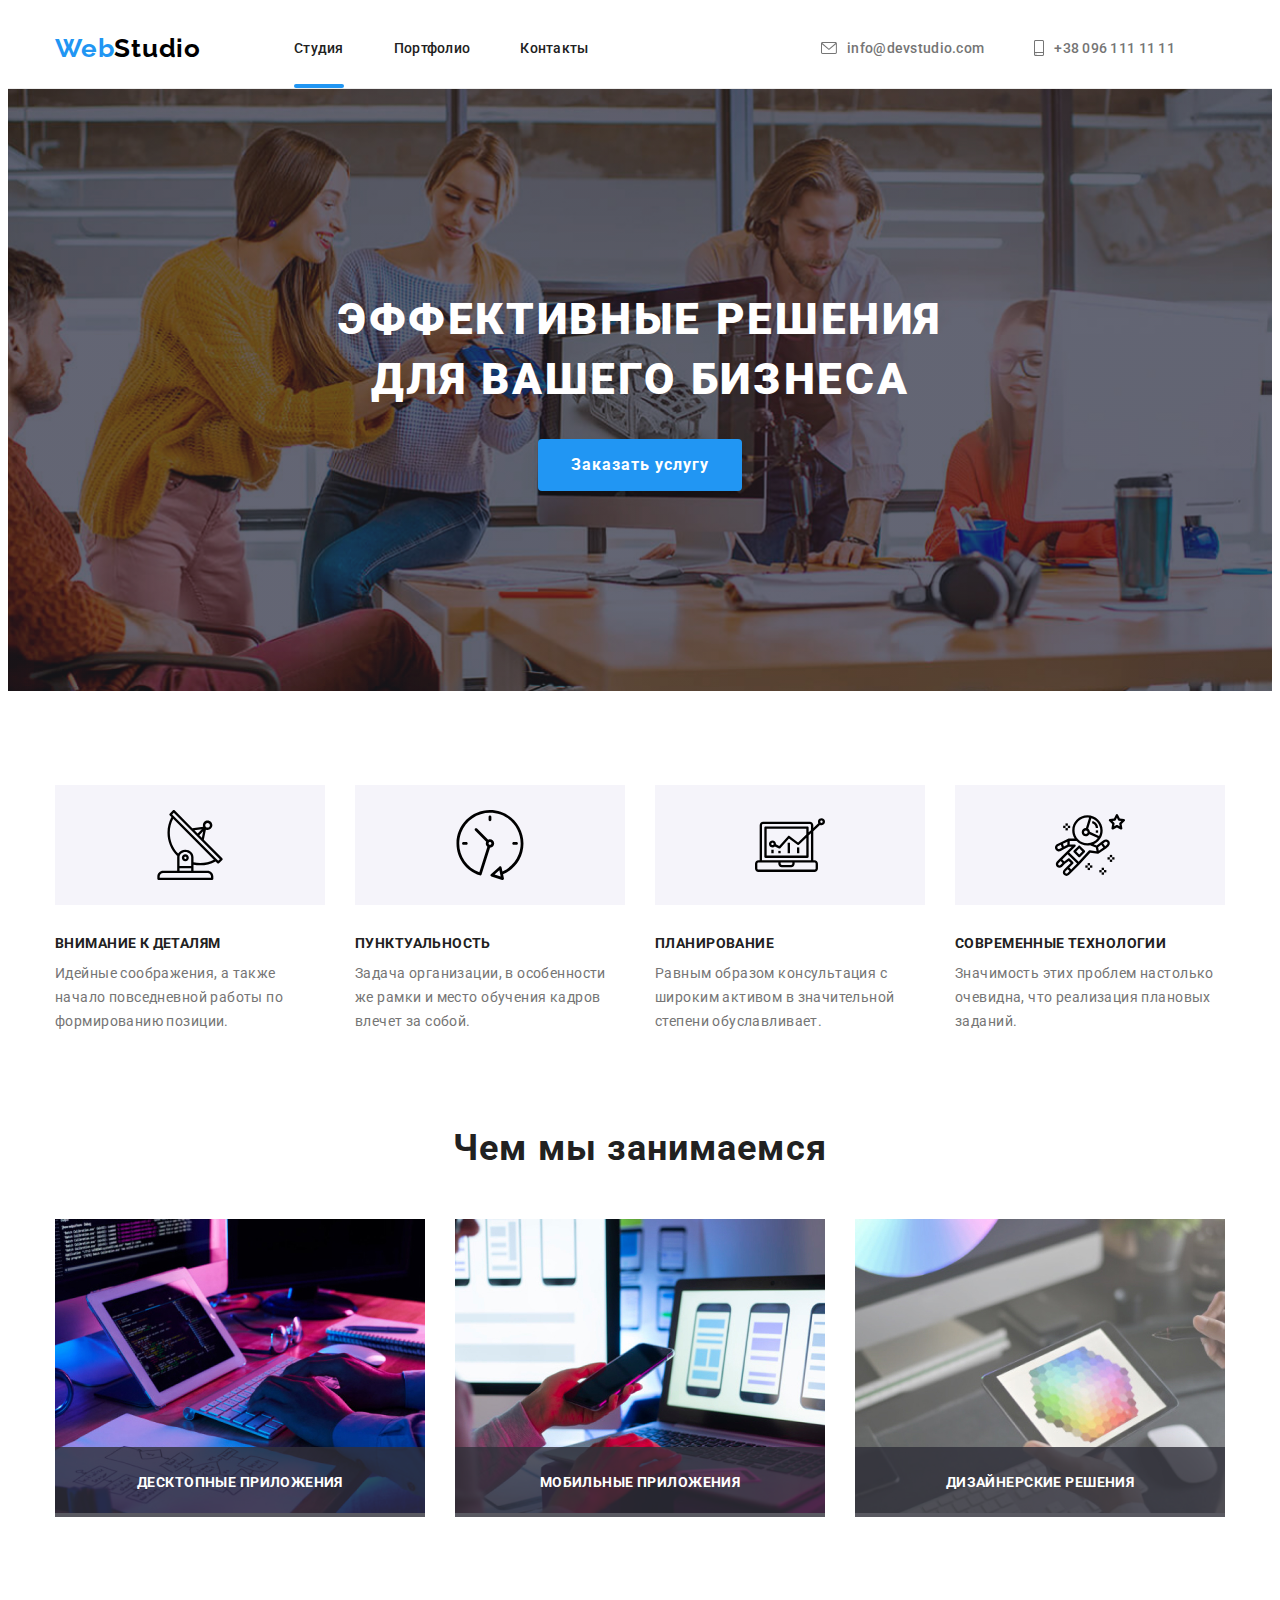
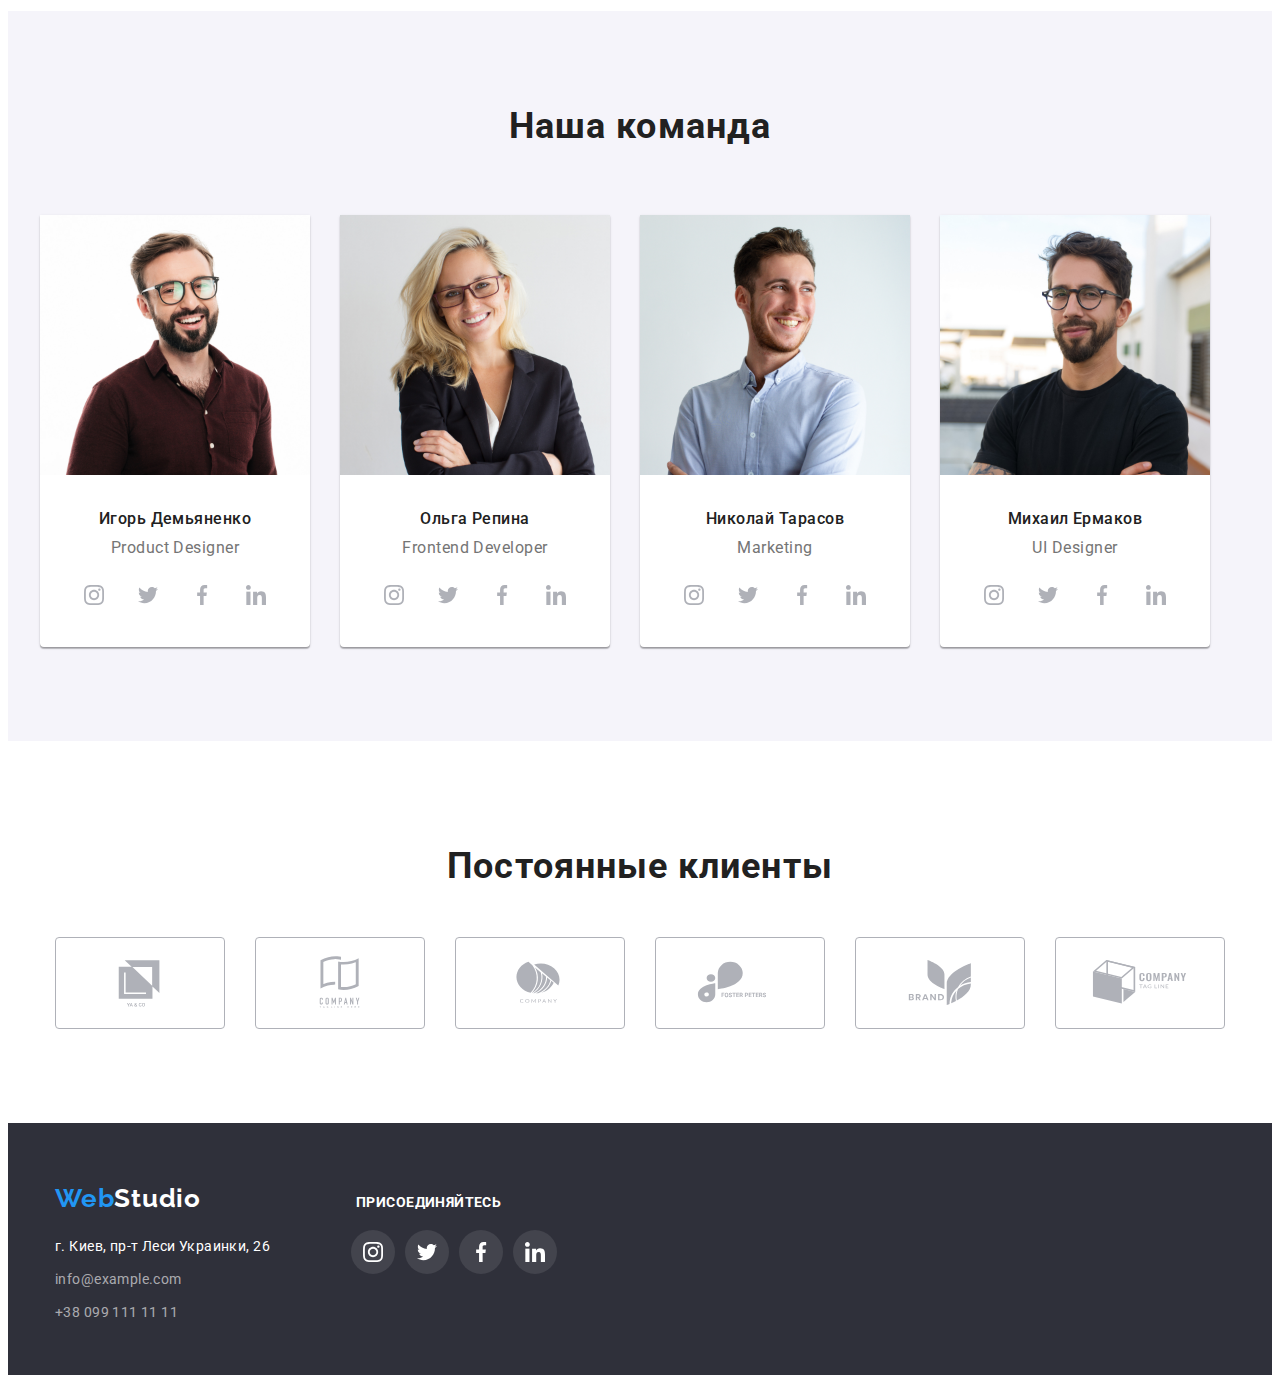
<file: index.html>
<!DOCTYPE html>
<html lang="en">

    <head>
        <meta charset="UTF-8"/>
        <meta http-equiv="X-UA-Compatible" content="IE=edge"/>
        <meta name="viewport" content="width=device-width, initial-scale=1.0"/>
        <title>Document</title>
        
        <link rel="preconnect" href="https://fonts.googleapis.com"/>
        <link rel="preconnect" href="https://fonts.gstatic.com" crossorigin/>
        <link href="https://fonts.googleapis.com/css2?family=Raleway:wght@700&family=Roboto:wght@400;500;700;900&display=swap"
        rel="stylesheet"/>
        <link rel="stylesheet" href="https://cdnjs.cloudflare.com/ajax/libs/modern-normalize/1.1.0/modern-normalize.min.css" integrity="sha512-wpPYUAdjBVSE4KJnH1VR1HeZfpl1ub8YT/NKx4PuQ5NmX2tKuGu6U/JRp5y+Y8XG2tV+wKQpNHVUX03MfMFn9Q==" crossorigin="anonymous" referrerpolicy="no-referrer" />
        
        <link rel="stylesheet" href="./css/styles.css" />
       
       
    </head>

    <body class="body"> 
        
        <header class="page-header">
            <div class="container  header-container">
                <a class="logo"  href="Studio"><span class="accent">Web</span>Studio</a>  
                
                <nav class="navigation">
                    <ul class="navigation-list list">
                        <li class="navigation-item">
                            <a class="link-st current" href="./index.html">Студия</a>
                        </li>
                        <li class="navigation-item">
                            <a class="link navigation-link" href="./portfolio.html"Портфолио>Портфолио</a>
                        </li>
                        <li class="navigation-item">
                            <a class="link navigation-link" href="./index.html">Контакты</a>
                        </li>
                    </ul>
                </nav>
                    
                <div class="header-gruop">
                    <ul class="header-gruop-list list">
                        <li class="header-gruop-item">
                            <a class="mail" href="mailto:info@devstudio.com">
                                <svg class="mail-icon" width="16" height="12">
                                    <use href="./img/sprite.svg.svg#icon-envelope"></use>
                                </svg>
                                info@devstudio.com</a>
                        </li>
                        <li class="header-gruop-item">
                            <a class="tel" href="tel:+380961111111">
                                <svg class="tel-icon" width="10" height="16">
                                    <use href="./img/sprite.svg.svg#icon-smartphone"></use>
                                </svg>
                                +38 096 111 11 11</a>
                        </li>
                    </ul>
                </div>
                
                    
                
                 
                
            </div>

        </header>

        
        
       
        <main>
            
            <section class="cap">
                    
                <div class="container">
                    <h1 class="title">Эффективные решения <br> для вашего бизнеса</h1>
                    <button class="btn" type="button"data-modal-open>Заказать услугу</button>
                    <div class="backdrop is-hidden" data-modal>
                        <div class="modal-wrapper">
                            <button class="modal-btn" data-modal-close><svg xmlns="http://www.w3.org/2000/svg" viewBox="0 0 320 512" width="11" height="11">
                                
                                <path
                                    d="M310.6 361.4c12.5 12.5 12.5 32.75 0 45.25C304.4 412.9 296.2 416 288 416s-16.38-3.125-22.62-9.375L160 301.3L54.63 406.6C48.38 412.9 40.19 416 32 416S15.63 412.9 9.375 406.6c-12.5-12.5-12.5-32.75 0-45.25l105.4-105.4L9.375 150.6c-12.5-12.5-12.5-32.75 0-45.25s32.75-12.5 45.25 0L160 210.8l105.4-105.4c12.5-12.5 32.75-12.5 45.25 0s12.5 32.75 0 45.25l-105.4 105.4L310.6 361.4z" />
                                </svg>
                             </button>
                            <form class="modal-form"></form>
                        </div>
                        
                    </div>
                </div>
                
            </section>

            
           
            <section class="description">
               <div class="container">
                    <ul class="description-list">
                        <li class="description-item">
                            <a class="description-link" href="" aria-label="иконка Antenna">
                                <svg class="description-icon" width="70" height="70">
                                    <use href="./img/sprite.svg.svg#icon-antenna-1"></use>
                                </svg>
                            </a>
                            <h3 class="desc">Внимание к деталям</h3>
                            <p class="desk">Идейные соображения, а также начало повседневной работы по формированию позиции.</p>

                        </li>
                        <li class="description-item">
                            <a class="description-link" href="" aria-label="иконка Clock">
                                <svg class="description-icon" width="70" height="70">
                                    <use href="./img/sprite.svg.svg#icon-clock-1"></use>
                                </svg>
                            </a>
                            
                            <h3 class="desc">Пунктуальность</h3>
                            <p class="desk">Задача организации, в особенности же рамки и место обучения кадров влечет за собой.</p>
                        </li>
                        <li class="description-item">
                            <a class="description-link" href="" aria-label="икнка Diagram">
                                <svg class="description-icon" width="70" height="70">
                                    <use href="./img/sprite.svg.svg#icon-diagram-1"></use>
                                </svg>
                            </a>
                            
                            <h3 class="desc">Планирование</h3>
                            <p class="desk">Равным образом консультация с широким активом в значительной степени обуславливает.</p>
                        </li>
                        <li class="description-item">
                            <a class="description-link" href="" aria-label="иконка Astronaut">
                                <svg class="description-icon" width="70" height="70">
                                    <use href="./img/sprite.svg.svg#icon-astronaut-1"></use>
                                </svg>
                            </a>
                            
                            <h3 class="desc">Современные технологии</h3>
                            <p class="desk">Значимость этих проблем настолько очевидна, что реализация плановых заданий.</p>
                        </li>
                    </ul>
               </div>
            </section>

           

         
            <section class="img">
                <div class="container">
                    <h2 class="img-title">Чем мы занимаемся</h2>
                    <ul class="img-b">

                        <li class="img-a">
                            <img src="./img/box 1.jpg" alt="ноутбук" width="370" height="294">
                            <p class="img-text">Десктопные приложения</p>
                            
                        
                        </li>
                        <li class="img-a">
                            <img src="./img/box 2.jpg" alt="ноутбук" width="370" height="294">
                            <p class="img-text">Мобильные приложения</p>
                        </li>
                        <li class="img-a">
                            <img src="./img/box 3.jpg" alt="планшет" width="370" height="294">
                            <p class="img-text">Дизайнерские решения</p>
                        </li>

                    
                    </ul>
                </div>

            </section>

           
           
            <section class="our-team">
                <div class="container">
                    <h2 class="our-title">Наша команда</h2>
                    <ul class="our-team-list">
                        <li class="our-team-item">
                            <img class="img-cards" src="./img/pfoto1.jpg" alt="фото" width="270" height="260">
                           <div class="text-cards">
                               <h3 class="img-naim">Игорь Демьяненко</h3>
                               <p class="prof">Product Designer</p>
                               <ul class="social-lincs">
                                   <li class="social-item">
                                    <a class="social-link" href="" aria-label="иконка Instagram"> 
                                        <svg class="social-icon" width="20" height="20">
                                            <use href="./img/sprite.svg.svg#icon-instagram-2"></use>
                                        </svg>
                                    </a>

                                   </li>
                                   <li class="social-item">
                                        <a class="social-link" href="" aria-label="иконка Twitter">
                                            <svg class="social-icon" width="20" height="20">
                                                <use href="./img/sprite.svg.svg#icon-twitter-1"></use>
                                            </svg>
                                        </a>

                                   </li>
                                   <li class="social-item">
                                        <a class="social-link" href="" aria-label="иконка Facebook">
                                            <svg class="social-icon" width="20" height="20">
                                                <use href="./img/sprite.svg.svg#icon-facebook-1"></use>
                                            </svg>
                                        </a>

                                   </li>
                                   <li class="social-item">
                                        <a class="social-link" href="" aria-label="иконка Linkedin">
                                            <svg class="social-icon" width="20" height="20">
                                                <use href="./img/sprite.svg.svg#icon-linkedin-1"></use>
                                            </svg>
                                        </a>

                                   </li>
                               </ul>
                            </div>
                        </li>
                        <li class="our-team-item">
                            <img class="img-cards" src="./img/pfoto2.jpg" alt="фото" width="270" height="260">
                           <div class="text-cards">
                               <h3 class="img-naim">Ольга Репина</h3>
                               <p class="prof">Frontend Developer</p>
                               <ul class="social-lincs">
                                   <li class="social-item">
                                        <a class="social-link" href="" aria-label="иконка Instagram">
                                            <svg class="social-icon" width="20" height="20">
                                                <use href="./img/sprite.svg.svg#icon-instagram-2"></use>
                                            </svg>
                                        </a>

                                   </li>
                                   <li class="social-item">
                                        <a class="social-link" href="" aria-label="иконка Twitter">
                                            <svg class="social-icon" width="20" height="20">
                                                <use href="./img/sprite.svg.svg#icon-twitter-1"></use>
                                            </svg>
                                        </a>

                                   </li>
                                   <li class="social-item">
                                        <a class="social-link" href="" aria-label="иконка Facebook">
                                            <svg class="social-icon" width="20" height="20">
                                                <use href="./img/sprite.svg.svg#icon-facebook-1"></use>
                                            </svg>
                                        </a>

                                   </li>
                                   <li class="social-item">
                                        <a class="social-link" href="" aria-label="иконка Linkedin">
                                            <svg class="social-icon" width="20" height="20">
                                                <use href="./img/sprite.svg.svg#icon-linkedin-1"></use>
                                            </svg>
                                        </a>

                                   </li>
                               </ul>
                            </div>

                        </li>
                        <li class="our-team-item">
                            <img class="img-cards" src="./img/pfoto3.jpg" alt="фото" width="270" height="260">
                            <div class="text-cards">
                                <h3 class="img-naim">Николай Тарасов</h3>
                                <p class="prof">Marketing</p>
                                <ul class="social-lincs">
                                    <li class="social-item">
                                        <a class="social-link" href="" aria-label="иконка Instagram">
                                            <svg class="social-icon" width="20" height="20">
                                                <use href="./img/sprite.svg.svg#icon-instagram-2"></use>
                                            </svg>
                                        </a>

                                    </li>
                                    <li class="social-item">
                                        <a class="social-link" href="" aria-label="иконка Twitter">
                                            <svg class="social-icon" width="20" height="20">
                                                <use href="./img/sprite.svg.svg#icon-twitter-1"></use>
                                            </svg>
                                        </a>

                                    </li>
                                    <li class="social-item">
                                        <a class="social-link" href="" aria-label="иконка Facebook">
                                            <svg class="social-icon" width="20" height="20">
                                                <use href="./img/sprite.svg.svg#icon-facebook-1"></use>
                                            </svg>
                                        </a>

                                    </li>
                                    <li class="social-item">
                                        <a class="social-link" href="" aria-label="иконка Linkedin">
                                            <svg class="social-icon" width="20" height="20">
                                                <use href="./img/sprite.svg.svg#icon-linkedin-1"></use>
                                            </svg>
                                        </a>

                                    </li>
                                </ul>
                            </div>

                        </li>
                        <li class="our-team-item">
                            <img class="img-cards" src="./img/pfoto4.jpg" alt="фото" width="270" height="260">
                            <div class="text-cards">
                                <h3 class="img-naim">Михаил Ермаков</h3>
                                <p class="prof">UI Designer</p>
                                <ul class="social-lincs">
                                    <li class="social-item">
                                        <a class="social-link" href="" aria-label="иконка Instagram">
                                            <svg class="social-icon" width="20" height="20">
                                                <use href="./img/sprite.svg.svg#icon-instagram-2"></use>
                                            </svg>
                                        </a>

                                    </li>
                                    <li class="social-item">
                                        <a class="social-link" href="" aria-label="иконка Twitter">
                                            <svg class="social-icon" width="20" height="20">
                                                <use href="./img/sprite.svg.svg#icon-twitter-1"></use>
                                            </svg>
                                        </a>

                                    </li>
                                    <li class="social-item">
                                        <a class="social-link" href=""aria-label="иконка Facebook">
                                            <svg class="social-icon" width="20" height="20">
                                                <use href="./img/sprite.svg.svg#icon-facebook-1"></use>
                                            </svg>
                                        </a>

                                    </li>
                                    <li class="social-item">
                                        <a class="social-link" href="" aria-label="иконка Linkedin">
                                            <svg class="social-icon" width="20" height="20">
                                                <use href="./img/sprite.svg.svg#icon-linkedin-1"></use>
                                            </svg>
                                        </a>

                                    </li>
                                </ul>
                            </div>
                        </Li>
                    </ul>
                </div>

            </section>

            <section class="clients">
                <div class="container">
                    <h2 class="clients-title">Постоянные клиенты</h2>
                    <ul class="clients-list">
                        <li class="clients-item">
                            <a class="clients-link" href="" aria-label="иконка logo-1">
                                <svg class="clients-icon" width="106" height="60"> 
                                    <use href="./img/sprite.svg.svg#icon-logo-1"></use>

                                </svg>

                            </a>

                        </li>
                        <li class="clients-item">
                            <a class="clients-link" href="" aria-label="иконка Logo-2">
                                <svg class="clients-icon" width="106" height="60">
                                    <use href="./img/sprite.svg.svg#icon-logo-2"></use>
                            
                                </svg>
                            
                            </a>

                        </li>
                        <li class="clients-item">
                            <a class="clients-link" href="" aria-label="иконка logo-3">
                                <svg class="clients-icon" width="106" height="60">
                                    <use href="./img/sprite.svg.svg#icon-logo-3"></use>
                            
                                </svg>
                            
                            </a>

                        </li>
                        <li class="clients-item">
                            <a class="clients-link" href="" aria-label="иконка Logo-4">
                                <svg class="clients-icon" width="106" height="60">
                                    <use href="./img/sprite.svg.svg#icon-logo-4"></use>
                            
                                </svg>
                            
                            </a>

                        </li>
                        <li class="clients-item">
                            <a class="clients-link" href="" aria-label="иконка Logo-5">
                                <svg class="clients-icon" width="106" height="60">
                                    <use href="./img/sprite.svg.svg#icon-logo-5"></use>
                            
                                </svg>
                            
                            </a>

                        </li>
                        <li class="clients-item">
                            <a class="clients-link" href="" aria-label="иконка Logo-6">
                                <svg class="clients-icon" width="106" height="60">
                                    <use href="./img/sprite.svg.svg#icon-logo-6"></use>
                            
                                </svg>
                            
                            </a>

                        </li>
                    </ul>

                </div>

            </section>

           
        </main>
        
        <footer class="footer">
            <div class="container">
                
                <div class="adr-sec">
                    
                    <div class="address">
                        <a class="logos" href="Studio"><span class="accent">Web</span>Studio</a>
                        <ul class="address-list">
                            <li- class="address-item">
                                <a class="adres-s" href="г.Киев,пр-т_Леси_Украинки,26">г. Киев, пр-т Леси Украинки, 26</a>
                            </li>
                            <li class="address-item">
                                <a class="adres" href="mailto:info@example.com">info@example.com</a>
                            </li>
                            <li class="address-item">
                                <a class="adres" href="tel:+380991111111">+38 099 111 11 11</a>
                            </li>
                        </ul>
                    </div>
        
                    <div class="soc">
                        <h2 class="soc-title"> присоединяйтесь</h2>
                        <ul class="soc-list">
                            <li class="soc-item">
                                <a class="soc-link" href="" aria-label="иконка Instagram">
                                    <svg class="soc-icon" width="20" height="20">
                                        <use href="./img/sprite.svg.svg#icon-instagram-2"></use>
                                    </svg>
                                </a>
        
                            </li>
                            <li class="soc-item">
                                <a class="soc-link" href="" aria-label="иконка Twitter">
                                    <svg class="soc-icon" width="20" height="20">
                                        <use href="./img/sprite.svg.svg#icon-twitter-1"></use>
                                    </svg>
                                </a>
        
                            </li>
                            <li class="soc-item">
                                <a class="soc-link" href="" aria-label="иконка Facebook">
                                    <svg class="soc-icon" width="20" height="20">
                                        <use href="./img/sprite.svg.svg#icon-facebook-1"></use>
                                    </svg>
                                </a>
        
                            </li>
                            <li class="soc-item">
                                <a class="soc-link" href="" aria-label="иконка Linkedin">
                                    <svg class="soc-icon" width="20" height="20">
                                        <use href="./img/sprite.svg.svg#icon-linkedin-1"></use>
                                    </svg>
                                </a>
        
                            </li>
                        </ul>
        
                    </div>
                </div>
        
        
        
            </div>
        
        </footer>

        
       <script src="./js/modal.js"></script>

    </body>

</html>
</file>
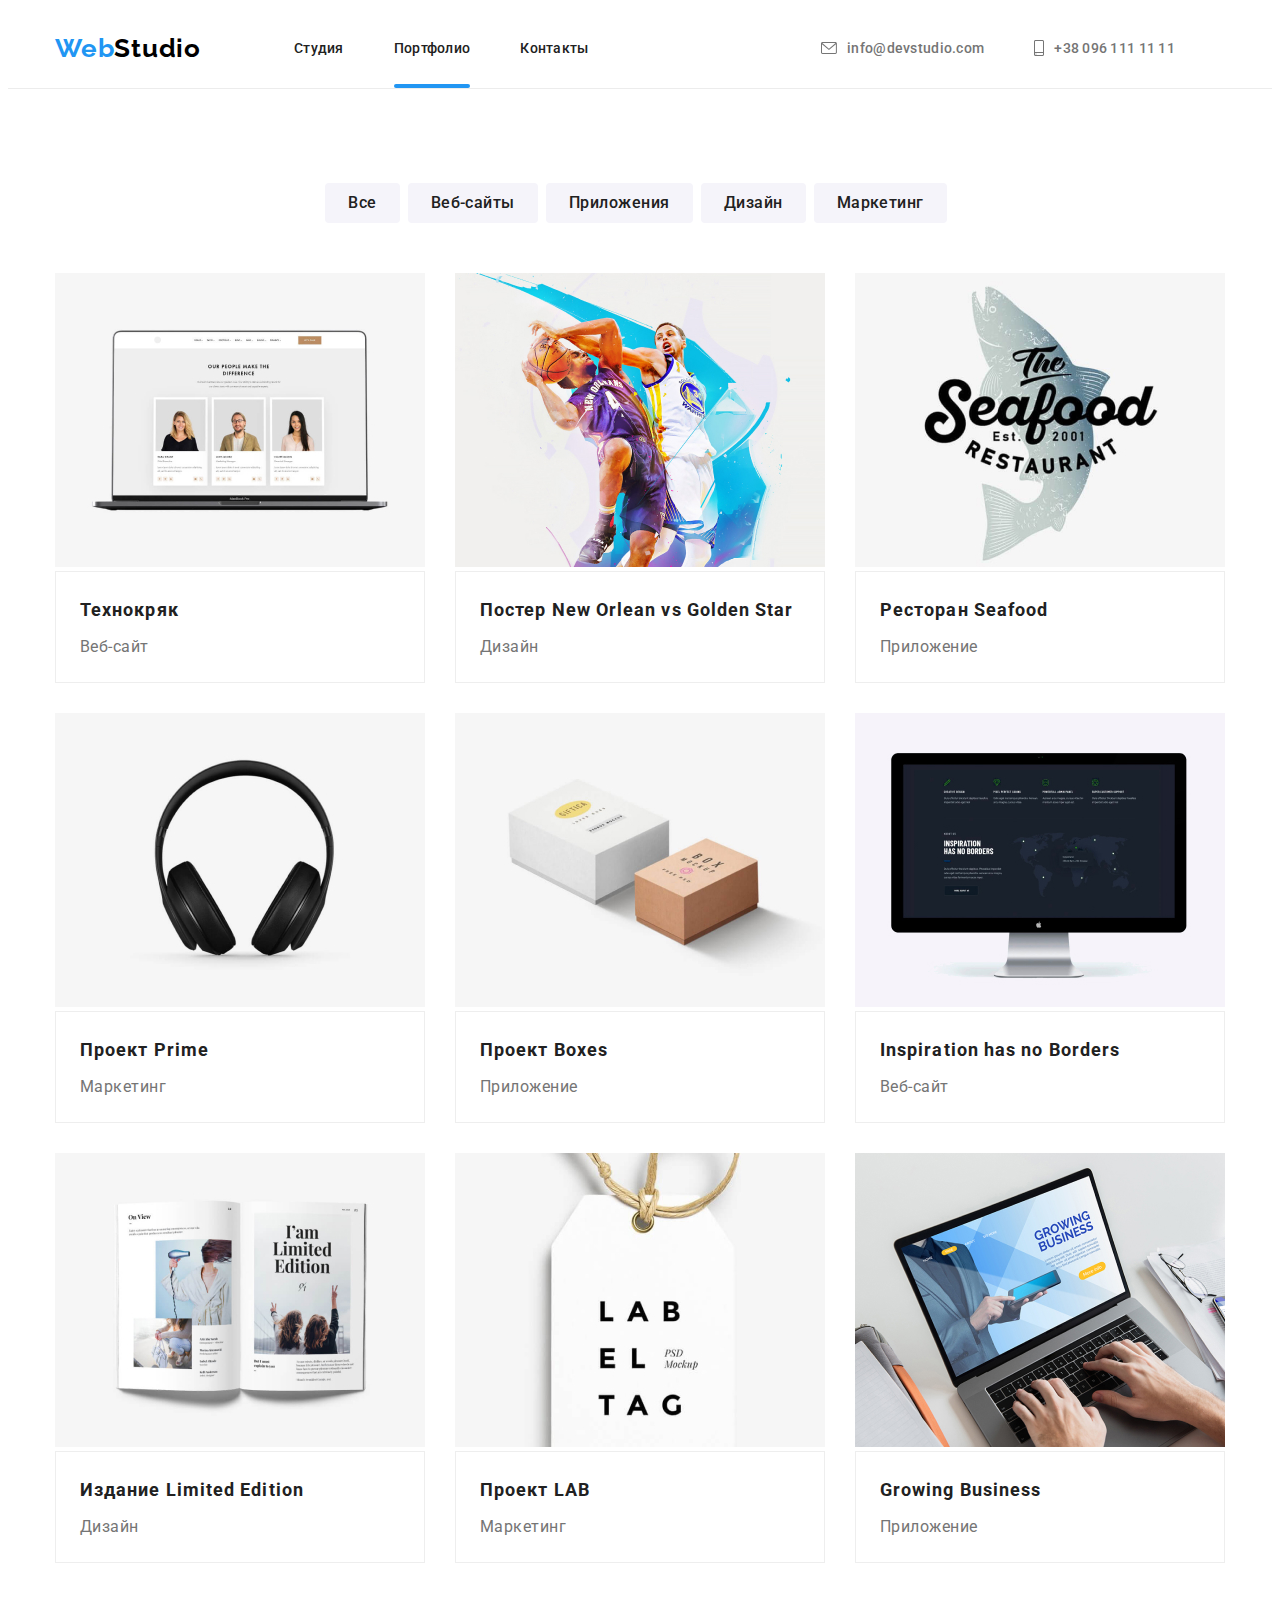
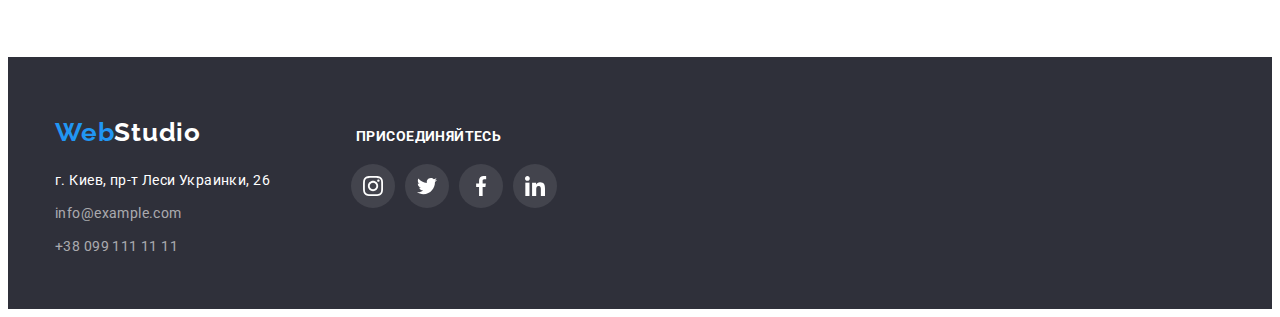
<file: portfolio.html>
<!DOCTYPE html>
<html lang="en">
    <head>
        <meta charset="UTF-8">
        <meta http-equiv="X-UA-Compatible" content="IE=edge">
        <meta name="viewport" content="width=device-width, initial-scale=1.0">
        <title>Document</title>
        
        <link rel="preconnect" href="https://fonts.googleapis.com" />
        <link rel="preconnect" href="https://fonts.gstatic.com" crossorigin />
        <link href="https://fonts.googleapis.com/css2?family=Raleway:wght@700&family=Roboto:wght@400;500;700;900&display=swap"
        rel="stylesheet" />
        <link rel="stylesheet" href="https://cdnjs.cloudflare.com/ajax/libs/modern-normalize/1.1.0/modern-normalize.min.css" integrity="sha512-wpPYUAdjBVSE4KJnH1VR1HeZfpl1ub8YT/NKx4PuQ5NmX2tKuGu6U/JRp5y+Y8XG2tV+wKQpNHVUX03MfMFn9Q==" crossorigin="anonymous" referrerpolicy="no-referrer" />
        <link rel="stylesheet" href="./css/styles.css">
    </head>
    <body>
        
        <header class="page-header">
            <div class="container  header-container">
                <a class="logo"  href="Studio"><span class="accent">Web</span>Studio</a>  
                
                <nav class="navigation">
                    <ul class="navigation-list list">
                        <li class="navigation-item">
                            <a class="link-st" href="./index.html">Студия</a>
                        </li>
                        <li class="navigation-item">
                            <a class="link navigation-link current" href="./portfolio.html"Портфолио>Портфолио</a>
                        </li>
                        <li class="navigation-item">
                            <a class="link navigation-link" href="./index.html">Контакты</a>
                        </li>
                    </ul>
                </nav>
                    
                <div class="header-gruop">
                    <ul class="header-gruop-list list">
                        <li class="header-gruop-item">
                            <a class="mail" href="mailto:info@devstudio.com">
                                <svg class="mail-icon" width="16" height="12">
                                    <use href="./img/sprite.svg.svg#icon-envelope"></use>
                                </svg>
                                info@devstudio.com</a>
                        </li>
                        <li class="header-gruop-item">
                            <a class="tel" href="tel:+380961111111">
                                <svg class="tel-icon" width="10" height="16">
                                    <use href="./img/sprite.svg.svg#icon-smartphone"></use>
                                </svg>
                                +38 096 111 11 11</a>
                        </li>
                    </ul>
                </div>
    
                    
                
            </div>

        </header>
        <main>
           
            <section class="portfolio">
             <div class="container">
                    <ul class="portfolio-list">
                        <li class="portfolio-item">
                            <button class="butt-one" type="button">Все</button>
                        </li>
                        <li class="portfolio-item">
                            <button class="butt-two" type="button">Веб-сайты</button>

                        </li>
                        <li class="portfolio-item">
                            <button class="butt-three" type="button">Приложения</button>

                        </li>
                        <li class="portfolio-item">
                            <button class="butt-four" type="button">Дизайн</button>

                        </li>
                        <li class="portfolio-item">
                            <button class="butt-five" type="button">Маркетинг</button>

                        </li>
                    </ul> 
                
                
                   <div class="projects">
                        <ul class="projects-list">
                            <li class="projects-item">
                                <div class="project-img">
                                    <img src="./img/img.jpg" alt="фото" width="370" height="294">
                                    <p class="pro-text">
                                        Ресурс предлагает комплексные предложения с разным уровнем функционала и сервисов. Все это позволит посетителю получить
                                        исчерпывающие сведения о компании или частном лице.
                                    </p>
                                   
                                </div>
                                
                                <div class="projects-naim">
                                    <h3 class="proj-naim">Технокряк</h3>
                                    <p class="proj-tex">Веб-сайт</p>
                                </div>

                            </li>
                            <li class="projects-item">
                                <div class="project-img">
                                  <img src="./img/img (2).jpg" alt="фото" width="370" height="294">
                                    <p class="pro-text">
                                        Ресурс предлагает комплексные предложения с разным уровнем функционала и сервисов. Все это позволит посетителю
                                        получить
                                        исчерпывающие сведения о компании или частном лице.
                                    </p>
                                </div>
                                
                                <div class="projects-naim">
                                    <h3 class="proj-naim">Постер New Orlean vs Golden Star</h3>
                                    <p class="proj-tex">Дизайн</p> 
                                </div>                    
                                
                            </li>
                            <li class="projects-item">
                                <div class="project-img">
                                    <img src="./img/img (3).jpg" alt="фото" width="370" height="294"> 
                                    <p class="pro-text">
                                        Ресурс предлагает комплексные предложения с разным уровнем функционала и сервисов. Все это позволит посетителю
                                        получить
                                        исчерпывающие сведения о компании или частном лице.
                                    </p>
                                </div>
                                
                                <div class="projects-naim">
                                    <h3 class="proj-naim">Ресторан Seafood</h3>
                                    <p class="proj-tex">Приложение</p>
                                </div>

                            </li>
                            <li class="projects-item">
                                <div class="project-img">
                                    <img src="./img/img (4).jpg" alt="фото" width="370" height="294">
                                    <p class="pro-text">
                                        Ресурс предлагает комплексные предложения с разным уровнем функционала и сервисов. Все это позволит посетителю
                                        получить
                                        исчерпывающие сведения о компании или частном лице.
                                    </p>
                                </div>
                                
                                <div class="projects-naim"> 
                                    <h3 class="proj-naim">Проект Prime</h3>
                                    <p class="proj-tex">Маркетинг</p>
                                </div>

                            </li>
                            <li class="projects-item">
                                <div class="project-img">
                                    <img src="./img/img (5).jpg" alt="фото" width="370" height="294">
                                    <p class="pro-text">
                                        Ресурс предлагает комплексные предложения с разным уровнем функционала и сервисов. Все это позволит посетителю
                                        получить
                                        исчерпывающие сведения о компании или частном лице.
                                    </p>

                                </div>
                                
                                <div class="projects-naim">
                                    <h3 class="proj-naim">Проект Boxes</h3>
                                    <p class="proj-tex">Приложение</p>
                                </div>

                            </li>
                            <li class="projects-item">
                                <div class="project-img">
                                    <img src="./img/img (6).jpg" alt="фото" width="370" height="294">
                                    <p class="pro-text">
                                        Ресурс предлагает комплексные предложения с разным уровнем функционала и сервисов. Все это позволит посетителю
                                        получить
                                        исчерпывающие сведения о компании или частном лице.
                                    </p>

                                </div>
                                
                                <div class="projects-naim"> 
                                    <h3 class="proj-naim">Inspiration has no Borders</h3>
                                    <p class="proj-tex">Веб-сайт</p>
                                </div>

                            </li>
                            <li class="projects-item">
                                <div class="project-img">
                                    <img src="./img/img (7).jpg" alt="фото" width="370" height="294">
                                    <p class="pro-text">
                                        Ресурс предлагает комплексные предложения с разным уровнем функционала и сервисов. Все это позволит посетителю
                                        получить
                                        исчерпывающие сведения о компании или частном лице.
                                    </p>

                                </div>
                                
                                <div class="projects-naim">
                                    <h3 class="proj-naim">Издание Limited Edition</h3>
                                    <p class="proj-tex">Дизайн</p>
                                    
                                </div>

                            </li>
                            <li class="projects-item">
                                <div class="project-img">
                                    <img src="./img/img (8).jpg" alt="фото" width="370" height="294">
                                    <p class="pro-text">
                                        Ресурс предлагает комплексные предложения с разным уровнем функционала и сервисов. Все это позволит посетителю
                                        получить
                                        исчерпывающие сведения о компании или частном лице.
                                    </p>

                                </div>
                                
                                <div class="projects-naim">
                                    <h3 class="proj-naim">Проект LAB</h3>
                                    <p class="proj-tex">Маркетинг</p>
                                </div>

                            </li>
                            <li class="projects-item">
                                <div class="project-img">
                                    <img src="./img/img (9).jpg" alt="фото" width="370" height="294">
                                    <p class="pro-text">
                                        Ресурс предлагает комплексные предложения с разным уровнем функционала и сервисов. Все это позволит посетителю
                                        получить
                                        исчерпывающие сведения о компании или частном лице.
                                    </p>

                                </div>
                                
                                <div class="projects-naim">
                                    <h3 class="proj-naim">Growing Business</h3>
                                    <p class="proj-tex">Приложение</p>
                                </div>

                            </li>
                        </ul>
                    </div>
                </div>
            </section>
        </main>

      
        <footer class="footer">
            <div class="container">
                <div class="adr-sec">
                    <div class="address">
                        <a class="logos" href="Studio"><span class="accent">Web</span>Studio</a>
                        <ul class="address-list">
                            <li- class="address-item">
                                <a class="adres-s" href="г.Киев,пр-т_Леси_Украинки,26">г. Киев, пр-т Леси Украинки, 26</a>
                                </li>
                                <li class="address-item">
                                    <a class="adres" href="mailto:info@example.com">info@example.com</a>
                                </li>
                                <li class="address-item">
                                    <a class="adres" href="tel:+380991111111">+38 099 111 11 11</a>
                                </li>
                        </ul>
                    </div>

                    <div class="soc">
                        <h2 class="soc-title"> присоединяйтесь</h2>
                        <ul class="soc-list">
                            <li class="soc-item">
                                <a class="soc-link" href="" aria-label="иконка Instagram">
                                    <svg class="soc-icon" width="20" height="20">
                                        <use href="./img/sprite.svg.svg#icon-instagram-2"></use>
                                    </svg>
                                </a>

                            </li>
                            <li class="soc-item">
                                <a class="soc-link" href="" aria-label="иконка Twitter">
                                    <svg class="soc-icon" width="20" height="20">
                                        <use href="./img/sprite.svg.svg#icon-twitter-1"></use>
                                    </svg>
                                </a>

                            </li>
                            <li class="soc-item">
                                <a class="soc-link" href="" aria-label="иконка Facebook">
                                    <svg class="soc-icon" width="20" height="20">
                                        <use href="./img/sprite.svg.svg#icon-facebook-1"></use>
                                    </svg>
                                </a>

                            </li>
                            <li class="soc-item">
                                <a class="soc-link" href="" aria-label="иконка Linkedin">
                                    <svg class="soc-icon" width="20" height="20">
                                        <use href="./img/sprite.svg.svg#icon-linkedin-1"></use>
                                    </svg>
                                </a>

                            </li>
                        </ul>

                    </div>
                </div>
               

                
            </div>
        
        </footer>






























    </body>
</html>
</file>
<file: css/styles.css>
*,
*::before,
*::after{
    box-sizing: border-box;
}


.body{
    
    font-family: 'Roboto';
    font-style: normal;
}

.list{
    padding: 0;
    margin: 0;
    list-style: none;
}

h1, h2, h3, p{
    margin: 0;
    padding: 0;
}


.container{
    width: 1200px; 
    padding-left: 15px;
    padding-right: 15px;
    margin: auto;    
 
}
.page-header{
    border-bottom-width: 1px;
    border-bottom-style: solid;
    border-bottom-color:#ECECEC;
}
.header-container{
    display: flex;
    align-items: center;
}

ul{
    list-style: none;
    margin: 0;
    padding: 0;
}
li{
    margin: 0;
    padding: 0;
}

div{
    display: block;
}

.logo{
    text-decoration: none;
    font-family: 'Raleway';
    font-style: normal;
    font-weight: 700;
    font-size: 26px;
    line-height: 31px;
    
    align-items: center;
    letter-spacing: 0.03em;
    margin-right: 93px;
    color: black;

}
.logos{
    color: white;
    text-decoration: none;
    font-family: 'Raleway';
    font-style: normal;
    font-weight: 700;
    font-size: 26px;
    line-height: 31px;
    /* margin-top: 60px; */
    margin-bottom: 20px;
    letter-spacing: 0.03em;
    
    align-items: center;
        
    display: inline-block;
   
} 

.accent{
    color: #2196F3;
}
.navigation-list{
    display: flex;
    align-items: center;
}

.navigation-item{
    margin-right: 50px;
}
.navigation-item:last-child{
    margin: 0;
}

.navigation-link{
    position: relative;
    display: block;
    padding-top: 32px;
    padding-bottom: 32px;
    transition: color 250ms cubic-bezier(0.4, 0, 0.2, 1);
}
.link-st{
    position: relative;
    text-decoration: none;
    font-family: 'Roboto';
    display: block;
    font-weight: 500;
    font-size: 14px;
    line-height: 16px;
    letter-spacing: 0.02em;
    padding-top: 32px;
    padding-bottom: 32px;
    color: #212121;
    transition: color 250ms cubic-bezier(0.4, 0, 0.2, 1);

}


.link-st:focus,
.link-st:hover
{
    color: #2196F3;
}

.link-st.current::after{
    position: absolute;
    bottom: 0;
    left: 0;
    content: "";
    display: block;
    width: 100%;
    height: 4px;
    background-color: #2196F3;
    border-radius: 2px;
}

.navigation-link:focus,
.navigation-link:hover{
    
    color: #2196F3;
}

.navigation-link.current::after{
    position: absolute;
    bottom: 0;
    left: 0;
    content: "";
    display: block;
    width: 100%;
    height: 4px;
    background-color: #2196F3;
    border-radius: 2px;
}

.header-gruop{
    margin-left: auto;
}
.header-gruop-list{
    
    display: flex;
    align-items: center;
   
}

.header-gruop-item{
    margin-right: 50px;
    
}
.portfolio{
    padding-top: 94px;
    padding-bottom: 94px;
}

.portfolio-list{
    flex-wrap: wrap;
    display: flex;
    justify-content: center;
    align-items: center;
    margin-bottom: 50px;    
    
}
.portfolio-item{
    margin-right: 8px;
}
.portfolio-item :last-child{
    margin: 0;
}

.projects-list{
    flex-wrap: wrap;
    display: flex;
    padding: 0;
    gap: 30px;
   
}
.projects-item{
    
    width: 370px;
    transition: box-shadow 250ms cubic-bezier(0.4, 0, 0.2, 1);
   
  
}
.projects-item:hover{
    box-shadow: 0px 1px 1px rgba(0, 0, 0, 0.12), 0px 4px 4px rgba(0, 0, 0, 0.06), 1px 4px 6px rgba(0, 0, 0, 0.16);

}



.project-img{
    position: relative;
    overflow: hidden;
}



.pro-text{
    display: inline-block;
    position: absolute;
    content: "";
    top: 0;
    left: 0;
    padding: 63px 24px;
    /* opacity: 0; */
    transform: translateY(110%);
    
    transition: transform 250ms cubic-bezier(0.4, 0, 0.2, 1);
    font-family: 'Roboto';
    font-style: normal;
    font-weight: 400;
    font-size: 18px;
    line-height: 28px;
    
    letter-spacing: 0.03em;

    color: #FFFFFF;
    background-color: rgba(33, 150, 243, 0.9);
}

.projects-item:hover .pro-text{
    transform: translateY(0);
    opacity: 1;
    
}


.projects-naim{
    padding: 20px 24px 20px 24px;
    
    border: 1px solid #EEEEEE;
}
.proj-naim {
    font-family: 'Roboto';
    font-style: normal;
    font-weight: 700;
    font-size: 18px;
    line-height: 36px;
    letter-spacing: 0.06em;
    color: #212121;
}

.proj-tex {
    font-family: 'Roboto';
    font-style: normal;
    font-weight: 400;
    font-size: 16px;
    line-height: 30px;
    color: #757575;
    letter-spacing: 0.03em;
    margin-top: 4px;
}

.link{
    font-family: 'Roboto';
    font-style: normal;
    font-weight: 500;
    font-size: 14px;
    line-height: 16px;
    letter-spacing: 0.02em;
    text-decoration: none;
    color: #212121;

}

.mail{
    text-decoration: none;
    font-family: 'Roboto';
    font-style: normal;
    
    font-weight: 500;
    font-size: 14px;
    line-height: 16px;
    letter-spacing: 0.02em;
    display: flex;
    padding-top: 32px;
    padding-bottom: 32px;
    color: #757575;
    align-items: center;
    transition: color 250ms cubic-bezier(0.4, 0, 0.2, 1);
    

}

.mail:hover,
.mail:focus{
    color: #2196F3;
}

.mail-icon{
    margin-right: 10px;
    fill: currentColor;
}

.tel{
    text-decoration: none;
    font-family: 'Roboto';
    font-style: normal;
    font-weight: 500;
    font-size: 14px;
    line-height: 16px;
    letter-spacing: 0.02em;
    display: flex;
    padding-top: 32px;
    padding-bottom: 32px;
    color: #757575;
    align-items: center;
    transition: color 250ms cubic-bezier(0.4, 0, 0.2, 1);
}

.tel:focus,
.tel:hover{
    color: #2196F3;
}

.tel-icon{
    margin-right: 10px;
    fill: currentColor;
}

.cap{
    background-color: #C4C4C4;
   text-align: center;
   padding-top: 200px;
   padding-bottom: 200px;
   
    margin-left: auto;
    margin-right: auto;
    max-width: 1600px;
    min-height: 600px;
    background-image: linear-gradient(rgba(47, 48, 58, 0.4), rgba(47, 48, 58, 0.4)), url(../img/img-cap.jpg);
    background-repeat: no-repeat;
    background-position: center;
    background-size: cover;
  
}

.title{
    font-family: 'Roboto';
    font-style: normal;
    font-weight: 900;
    font-size: 44px;
    line-height: 60px;
    
    text-align: center;
    letter-spacing: 0.06em;
    text-transform: uppercase;
    
    color: #FFFFFF;
      
}

.btn{
    padding: 10px 32px;
    font-family: 'Roboto';
    font-style: normal;
    font-weight: 700;
    font-size: 16px;
    line-height: 30px;
    margin-top: 30px;
    
    align-items: center;
    
    letter-spacing: 0.06em;
    
    color: white;
    min-width: 200px;
    border: 1px solid transparent;
    background-color: #2196F3;
    box-shadow: 0px 4px 4px rgba(0, 0, 0, 0.15);
    border-radius: 4px;
    transition: background-color 250ms cubic-bezier(0.4, 0, 0.2, 1);

}

.btn:hover {
   background-color: #188CE8;
}



.backdrop{
    position: fixed;
    top: 0;
    left: 0;
    width: 100%;
    height: 100%;
    background-color: rgba(0, 0, 0, 0.2);
    z-index: 100;
    opacity: 1;
    transition: opacity 250ms cubic-bezier(0.4, 0, 0.2, 1), visibility 250ms cubic-bezier(0.4, 0, 0.2, 1);
  
}

.backdrop.is-hidden{
    opacity: 0;
    pointer-events: none;
    visibility: hidden;
       
}

.backdrop.is-hidden .modal-wrapper{
    transform: translate(-50%, -50%) scale(0.5);
    opacity: 0;
    
}


.modal-wrapper{
    position: absolute;
    top: 50%;
    left: 50%;
    transform: translate(-50%, -50%) scale(1);
    width: 528px;
    height: 581px;
    background-color:#FFFFFF ;
    opacity: 1;
    transition: transform 250ms cubic-bezier(0.4, 0, 0.2, 1), opacity 250ms cubic-bezier(0.4, 0, 0.2, 1);
    
    
}


.modal-btn{
    position: absolute;
    top: 8px;
    right: 8px;
    width: 30px;
    height: 30px;
    display: flex;
    align-items: center;
    justify-content: center;
    padding: 0;
    cursor: pointer;
    border: 1px solid rgba(0, 0, 0, 0.1);
    background-color: #FFFFFF;
    
}


.filter-list{
    display: flex;
    margin-top: 94px;
    flex-direction: row;
    flex-wrap: nowrap;
    justify-content: flex-start;
    align-items: flex-start;
}


       
.butt-one{
    padding: 6px 22px;
    font-family: 'Roboto';
    font-style: normal;
    font-weight: 500;
    font-size: 16px;
    line-height: 26px;
    

    border-radius: 4px;
    text-align: center;
    letter-spacing: 0.03em;
    
    color: #212121;
    min-width: 73px;
    border: 1px solid transparent;
    background: #F5F4FA;
    transition: color 250ms cubic-bezier(0.4, 0, 0.2, 1);
    transition: background-color 250ms cubic-bezier(0.4, 0, 0.2, 1);

    
}

.butt-one:hover,
.butt-one:focus{
    color: #FFFFFF;
    background-color: #2196F3;
}

.butt-two{
    padding: 6px 22px;
    font-family: 'Roboto';
    font-style: normal;
    font-weight: 500;
    font-size: 16px;
    line-height: 26px;
    

    text-align: center;
    letter-spacing: 0.03em;
    min-width: 128px;
    color: #212121;
    border-radius: 4px;
    border: 1px solid transparent;
    background: #F5F4FA;
    transition: color 250ms cubic-bezier(0.4, 0, 0.2, 1);
    transition: background-color 250ms cubic-bezier(0.4, 0, 0.2, 1);
}

.butt-two:hover,
.butt-two:focus{
    color: #FFFFFF;
    background-color: #2196F3;
}

.butt-three{
    padding: 6px 22px;
    font-family: 'Roboto';
    font-style: normal;
    font-weight: 500;
    font-size: 16px;
    line-height: 26px;
    

    text-align: center;
    letter-spacing: 0.03em;
    min-width: 145px;
    color: #212121;
    border-radius: 4px;
    border: 1px solid transparent;
    background: #F5F4FA;
    transition: color 250ms cubic-bezier(0.4, 0, 0.2, 1);
    transition: background-color 250ms cubic-bezier(0.4, 0, 0.2, 1);
}

.butt-three:hover,
.butt-three:focus{
    color: #FFFFFF;
    background-color: #2196F3;
}

.butt-four{
    padding: 6px 22px;
    font-family: 'Roboto';
    font-style: normal;
    font-weight: 500;
    font-size: 16px;
    line-height: 26px;
    

    text-align: center;
    letter-spacing: 0.03em;
    min-width: 103px;
    color: #212121;
    border-radius: 4px;
    border: 1px solid transparent;
    background: #F5F4FA;
    transition: color 250ms cubic-bezier(0.4, 0, 0.2, 1);
    transition: background-color 250ms cubic-bezier(0.4, 0, 0.2, 1);

}

.butt-four:hover,
.butt-four:focus {
    color: #FFFFFF;
    background-color: #2196F3;
}

.butt-five{
    padding: 6px 22px;
    font-family: 'Roboto';
    font-style: normal;
    font-weight: 500;
    font-size: 16px;
    line-height: 26px;
    

    text-align: center;
    letter-spacing: 0.03em;
    min-width: 130px;
    color: #212121;
    border-radius: 4px;
    border: 1px solid transparent;
    background: #F5F4FA;
    transition: color 250ms cubic-bezier(0.4, 0, 0.2, 1);
    transition: background-color 250ms cubic-bezier(0.4, 0, 0.2, 1);

}

.butt-five:hover,
.butt-five:focus {
    color: #FFFFFF;
    background-color: #2196F3;
}

.description{
    padding-top: 94px;
    
}

.description-list{
    display: flex;
    flex-direction: row;
    flex-wrap: nowrap;
    justify-content: flex-start;
    align-items: flex-start;
    align-content: flex-start;
    
}

.description-item{
    margin-right: 30px;
    width: 270px;
    
}

.description-item :last-child{
    margin: 0;
}

.description-link{
    display: flex;
    align-items: center;
    justify-content: center;
    width: 270px;
    height: 120px;
    background-color: #F5F4FA;
    margin-bottom: 30px;

}

.desc{
    font-family: 'Roboto';
    font-style: normal;
    font-weight: 700;
    font-size: 14px;
    line-height: 16px;
    letter-spacing: 0.03em;
    text-transform: uppercase;
    margin-bottom: 10px;
    color: #212121;

}

.desk{
    font-family: 'Roboto';
    font-style: normal;
    font-weight: 400;
    font-size: 14px;
    line-height: 24px;
   letter-spacing: 0.03em;
    color: #757575;
}

.img{
    padding-top: 94px;
    padding-bottom: 94px;    
}

.img-b{
   display: flex;
   align-items: center;
   flex-wrap: nowrap;
   justify-content: center;
    margin-top: 50px;
}

.img-a{
    position: relative;
    margin-right: 30px;
}


.img-a:last-child{
    margin: 0;
}

.img-text{
    position: absolute;
    font-family: 'Roboto';
    font-style: normal;
    font-weight: 700;
    font-size: 14px;
    line-height: 16px;
    text-align: center;
    letter-spacing: 0.03em;
    text-transform: uppercase;

    color: #FFFFFF;
    background: rgba(47, 48, 58, 0.8);
    height: 70px;
    width: 100%;
    left: 0;
    bottom: 0;
    padding: 27px 0;
}


.img-title{
    font-family: 'Roboto';
    font-style: normal;
    font-weight: 700;
    font-size: 36px;
    line-height: 42px;
    text-align: center;
    letter-spacing: 0.03em;
    margin-bottom: 50px;
    color: #212121;
}

.our-team{
    background-color: #F5F4FA;
    padding-top: 94px;
    padding-bottom: 94px;

}

.our-title{
    font-family: 'Roboto';
    font-style: normal;
    font-weight: 700;
    font-size: 36px;
    line-height: 42px;
    text-align: center;
    letter-spacing: 0.03em;
   margin-bottom: 50px;
    color: #212121;
}

.our-team-list{
    display: flex;
    align-items: center;
    justify-content: center;
    flex-wrap: nowrap;
    margin-top: 68px;
}

.our-team-item{
    
    margin-right: 30px;
    box-shadow: 0px 1px 3px rgba(0, 0, 0, 0.12), 0px 1px 1px rgba(0, 0, 0, 0.14), 0px 2px 1px rgba(0, 0, 0, 0.2);
    border-radius: 0px 0px 4px 4px;
    background-color: #FFFFFF;   
}

.text-cards{
    padding-top: 30px;
    padding-bottom: 30px;
}

.img-naim{
    font-family: 'Roboto';
    font-style: normal;
    font-weight: 500;
    font-size: 16px;
    line-height: 19px;
     
    margin-bottom: 10px;
    text-align: center;
    letter-spacing: 0.03em;

    color: #212121;
}

.prof{
    font-family: 'Roboto';
    font-style: normal;
    font-weight: 400;
    font-size: 16px;
    line-height: 19px;
    
    text-align: center;
    
    letter-spacing: 0.03em;
    margin-top: 10px;
    margin-bottom: 16px;
    color: #757575;
}

.social-lincs{
    display: flex;
    align-items: center;
    justify-content: center;
    flex-wrap: nowrap;
    width: 206px;
    height: 44px;
    margin: auto;
  
}

.social-item:not(:last-child) {
    margin-right: 10px;

}

.social-link{
    display: flex;
    align-items: center;
    justify-content: center;
    width: 44px;
    height: 44px;
    border-radius: 50%;
    background-color: #FFFFFF;
    
    transition: background-color 250ms cubic-bezier(0.4, 0, 0.2, 1);
    
}

.social-link:hover,
.social-link:focus{
    background-color: #2196F3;
    
}

.social-icon{
    fill: #AFB1B8;
    transition: fill 250ms cubic-bezier(0.4, 0, 0.2, 1);
    

}

.social-link:hover .social-icon,
.social-link:focus .social-icon{
    fill: #FFFFFF;
}

.clients-icon {
    fill: #AFB1B8;
    transition: fill 250ms cubic-bezier(0.4, 0, 0.2, 1);
    
}

.clients{
    
    padding-bottom: 94px;
    padding-top: 104px;
}

.clients-title{
    font-family: 'Roboto';
    font-style: normal;
    font-weight: 700;
    font-size: 36px;
    line-height: 42px;
    text-align: center;
    letter-spacing: 0.03em;
    margin-bottom: 50px;
    color: #212121;
}

.clients-list{
    display: flex;
    align-items: center;
    justify-content: center;
    flex-wrap: nowrap;
} 

.clients-item:not(:last-child){
    margin-right: 30px;   
}

.clients-link{
    display: flex;
    align-items: center;
    justify-content: center;
    width: 170px;
    height: 92px;
    border: 1px solid #AFB1B8;
    border-radius: 4px;
    transition: border-color 250ms cubic-bezier(0.4, 0, 0.2, 1);
    
}

.clients-link:hover,
.clients-link:focus{
    border-color: #2196F3;
}

.clients-link:hover .clients-icon,
.clients-link:focus .clients-icon{
    fill: #2196F3;
}

.footer{
    background-color: #2F303A;
    padding-top: 60px;
    padding-bottom: 60px;     
}

.adr-sec{
    display: flex;
    align-items: baseline;
}

.address{
    display: block;
    font-style: italic;
}

.address-list{
    display: block;
    width: 231px;
    height: 81px;
}

.address-item{
    
    margin-top: 9px;
}

.adres{
    text-decoration: none;
    font-family: 'Roboto';
    font-style: normal;
    font-weight: 400;
    font-size: 14px;
    line-height: 24px;
    letter-spacing: 0.03em;
    color: rgba(255, 255, 255, 0.6);
    transition: color 250ms cubic-bezier(0.4, 0, 0.2, 1);
        
}

.adres:hover,
.adres:focus{
    color: #2196F3;
}

.adres-s{
    font-family: 'Roboto';
    font-style: normal;
    font-weight: 400;
    font-size: 14px;
    line-height: 24px;
    letter-spacing: 0.03em;
    text-decoration: none;
    color: #FFFFFF;
    transition: color 250ms cubic-bezier(0.4, 0, 0.2, 1);
       
}

.adres-s:hover,
.adres-s:focus{
    color: #2196F3;
}

.soc{
    display: block;
    width: 206px;
    height: 80px;
    margin-left: 70px;    
}

.soc-title{
    font-family: 'Roboto';
    font-style: normal;
    font-weight: 700;
    font-size: 14px;
    line-height: 16px;
    letter-spacing: 0.03em;
    text-transform: uppercase;
    margin-bottom: 20px;
    color: #FFFFFF;
}

.soc-list{
    display: flex;
    width: 206px;
    height: 44px;
    justify-content: center;
}

.soc-item{
    margin-right: 10px;
}

.soc-item :last-child{
    margin: 0;
}

.soc-link{
    display: flex;
    align-items: center;
    justify-content: center;
    width: 44px;
    height: 44px;
    border-radius: 50%;
    background-color: #43444d;
    
    transition: background-color 250ms cubic-bezier(0.4, 0, 0.2, 1);
}

.soc-link:hover,
.soc-link:focus{
    background-color: #2196F3;
}

.soc-icon{
    fill: #FFFFFF;
}
</file>
